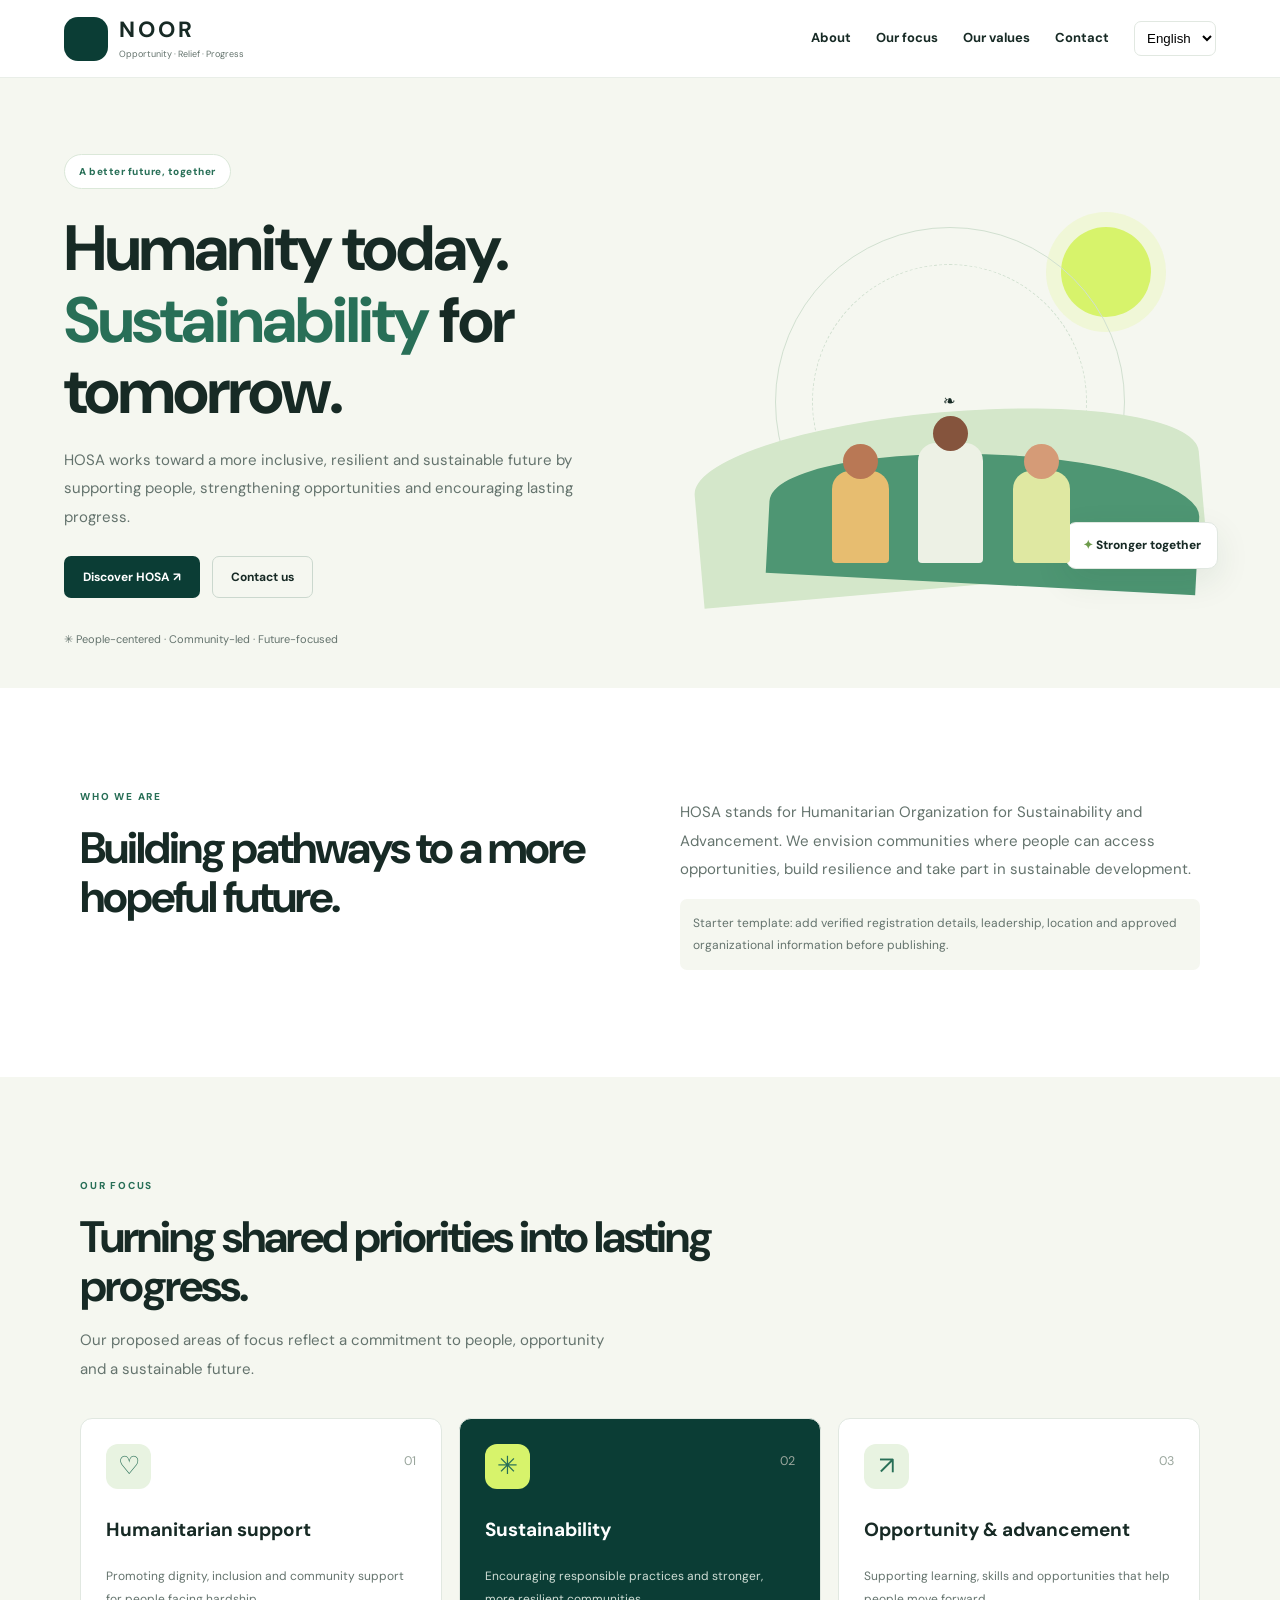
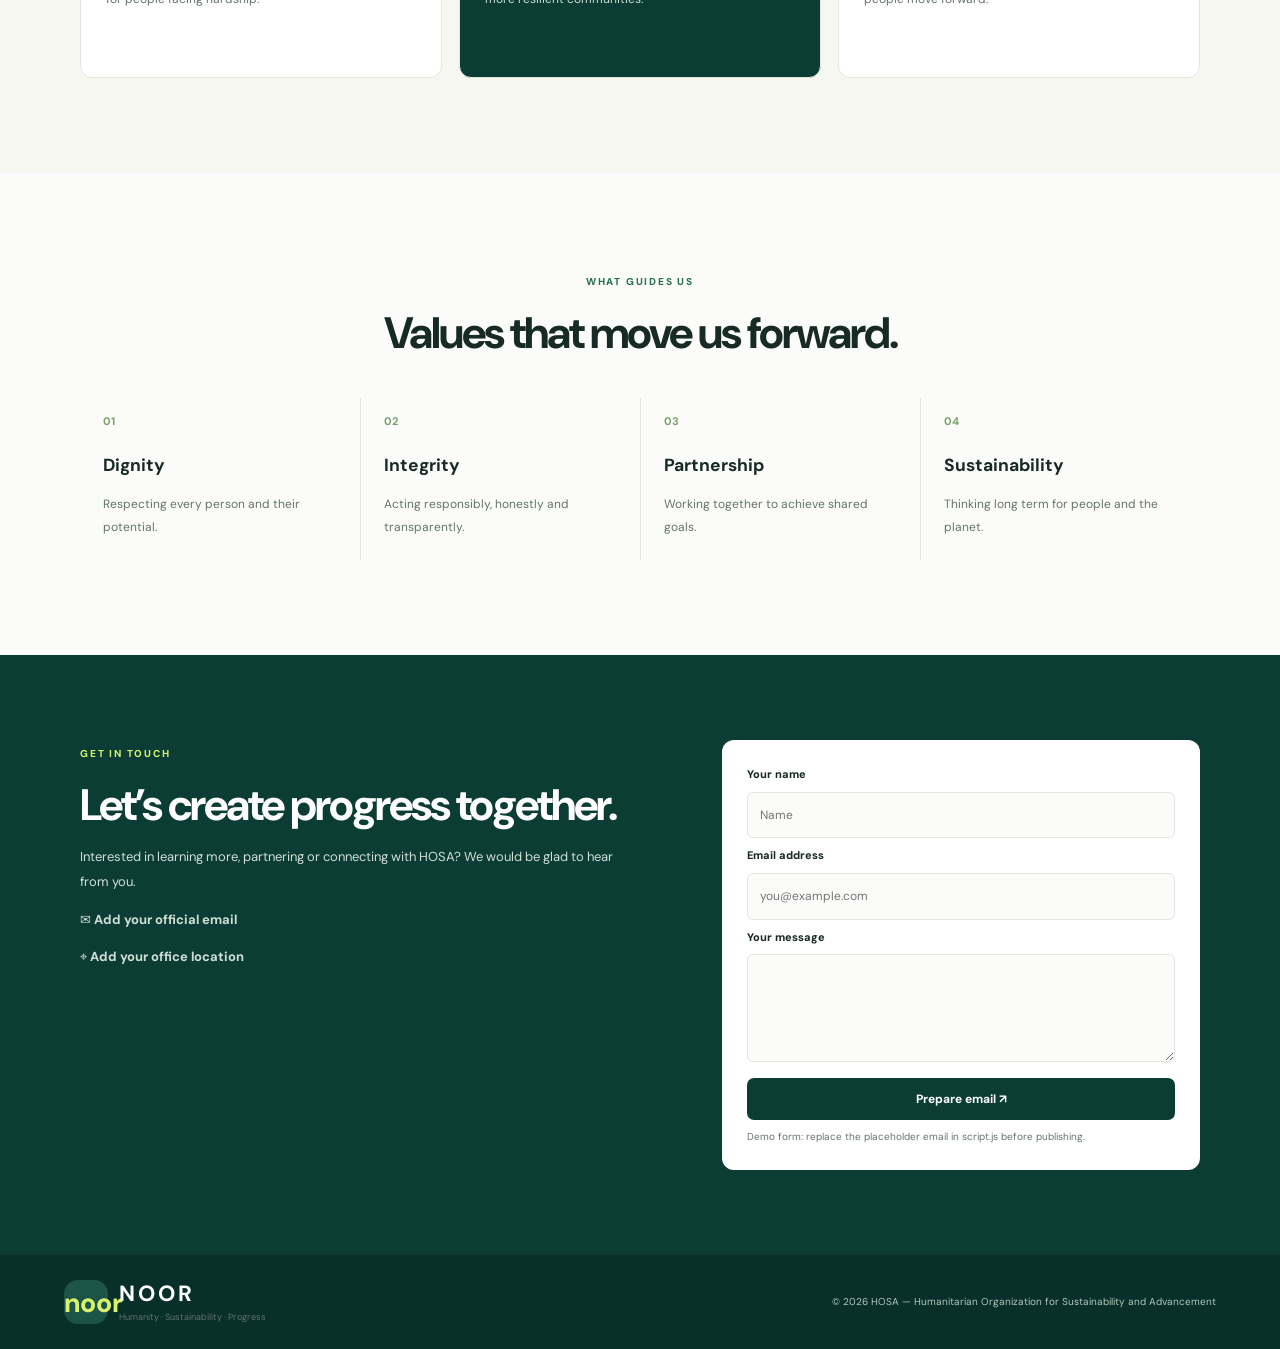
<file: index.html>
<!doctype html>
<html lang="en" dir="ltr">
<head>
<meta charset="utf-8"><meta name="viewport" content="width=device-width, initial-scale=1">
<meta name="description" content="NOOR — Nonprofit Organization for Opportunities and Relief">
<title>NOOR | Nonprofit Organization for Opportunities and Relief</title>
<link rel="stylesheet" href="styles.css"><script src="script.js" defer></script>
</head>
<body>
<header class="header"><a class="brand" href="#home"><span class="logo"></span><span><b>NOOR</b><small>Opportunity · Relief · Progress</small></span></a>
<button id="menuBtn" class="menu-btn" aria-label="Open menu">☰</button>
<nav id="nav"><a href="#about" data-en="About" data-ps="زموږ په اړه" data-fa="درباره ما">About</a><a href="#focus" data-en="Our focus" data-ps="زموږ لومړیتوبونه" data-fa="حوزه‌های کاری">Our focus</a><a href="#values" data-en="Our values" data-ps="زموږ ارزښتونه" data-fa="ارزش‌های ما">Our values</a><a href="#contact" data-en="Contact" data-ps="اړیکه" data-fa="تماس">Contact</a>
<select id="lang" aria-label="Language"><option value="en">English</option><option value="ps">پښتو</option><option value="fa">دری</option></select></nav></header>
<main>
<section class="hero" id="home"><div class="hero-copy"><span class="eyebrow" data-en="A better future, together" data-ps="یو ښه راتلونکی، په ګډه" data-fa="آینده‌ای بهتر، باهم">A better future, together</span>
<h1 data-en="Hope Through Humanity." data-ps="د انسانیت له لارې هیله." data-fa="امید از مسیر انسانیت.">Humanity today. <em>Sustainability</em> for tomorrow.</h1>
<p data-en="NOOR works toward a more inclusive, resilient and sustainable future by supporting people, strengthening opportunities and encouraging lasting progress." data-ps="HOSA د خلکو د ملاتړ، د فرصتونو د پیاوړتیا او دوامدار پرمختګ له لارې د یوه ټول‌شموله او پایدار راتلونکي لپاره کار کوي." data-fa="HOSA برای آینده‌ای فراگیر، تاب‌آور و پایدار از طریق حمایت از مردم و تقویت فرصت‌ها تلاش می‌کند.">HOSA works toward a more inclusive, resilient and sustainable future by supporting people, strengthening opportunities and encouraging lasting progress.</p>
<div class="actions"><a class="button primary" href="#about" data-en="Discover HOSA ↗" data-ps="HOSA وپېژنئ ↗" data-fa="آشنایی با HOSA ↗">Discover HOSA ↗</a><a class="button secondary" href="#contact" data-en="Contact us" data-ps="اړیکه ونیسئ" data-fa="تماس با ما">Contact us</a></div>
<div class="micro">✳ <span data-en="People-centered · Community-led · Future-focused" data-ps="د خلکو په محور · د ټولنې په مشرۍ · د راتلونکي لپاره" data-fa="مردم‌محور · جامعه‌محور · آینده‌نگر">People-centered · Community-led · Future-focused</span></div></div>
<div class="art" aria-label="Decorative illustration of people and nature"><div class="sun"></div><div class="ring ring1"></div><div class="ring ring2"></div><div class="hills"></div><div class="person p1"></div><div class="person p2"></div><div class="person p3"></div><div class="plant">❧</div><div class="float">✦ <span data-en="Stronger together" data-ps="په ګډه پیاوړي کېږو" data-fa="باهم نیرومندتر">Stronger together</span></div></div></section>
<section class="section intro" id="about"><div><label>WHO WE ARE</label><h2 data-en="Building pathways to a more hopeful future." data-ps="د یوه هیله‌من راتلونکي لپاره لارې جوړوو." data-fa="راه‌هایی به سوی آینده‌ای امیدوارکننده می‌سازیم.">Building pathways to a more hopeful future.</h2></div><div><p data-en="HOSA stands for Humanitarian Organization for Sustainability and Advancement. We envision communities where people can access opportunities, build resilience and take part in sustainable development." data-ps="HOSA د پایدارۍ او پرمختګ لپاره د بشردوستانه سازمان لنډ نوم دی. زموږ لید داسې ټولنې دي چې خلک پکې فرصتونو ته لاسرسی ولري او په پایدار پرمختګ کې برخه واخلي." data-fa="HOSA مخفف سازمان بشردوستانه برای پایداری و پیشرفت است. چشم‌انداز ما جوامعی است که مردم در آن به فرصت‌ها دسترسی داشته باشند و در توسعه پایدار سهم بگیرند.">HOSA stands for Humanitarian Organization for Sustainability and Advancement. We envision communities where people can access opportunities, build resilience and take part in sustainable development.</p><p class="notice" data-en="Starter template: add verified registration details, leadership, location and approved organizational information before publishing." data-ps="لومړنۍ نمونه: د رسمي خپرولو مخکې د مؤسسې تایید شوي ثبت، مشرتابه، ځای او معلومات ورزیات کړئ." data-fa="نسخه ابتدایی: پیش از نشر رسمی، معلومات تأییدشده ثبت، رهبری و موقعیت سازمان را اضافه کنید.">Starter template: add verified registration details, leadership, location and approved organizational information before publishing.</p></div></section>
<section class="section focus" id="focus"><div class="heading"><label>OUR FOCUS</label><h2 data-en="Turning shared priorities into lasting progress." data-ps="ګډ لومړیتوبونه په دوامدار پرمختګ بدلول." data-fa="تبدیل اولویت‌های مشترک به پیشرفت پایدار.">Turning shared priorities into lasting progress.</h2><p data-en="Our proposed areas of focus reflect a commitment to people, opportunity and a sustainable future." data-ps="زموږ کاري لومړیتوبونه د خلکو، فرصتونو او پایدار راتلونکي پر ژمنتیا ولاړ دي." data-fa="حوزه‌های کاری پیشنهادی ما نشان‌دهنده تعهد به مردم، فرصت‌ها و آینده پایدار است.">Our proposed areas of focus reflect a commitment to people, opportunity and a sustainable future.</p></div>
<div class="cards"><article><span class="ico">♡</span><small>01</small><h3 data-en="Humanitarian support" data-ps="بشردوستانه ملاتړ" data-fa="حمایت بشردوستانه">Humanitarian support</h3><p data-en="Promoting dignity, inclusion and community support for people facing hardship." data-ps="له ستونزو سره مخ خلکو ته د درناوي، ټول‌شمولیت او ټولنیز ملاتړ پیاوړتیا." data-fa="تقویت کرامت، فراگیری و حمایت اجتماعی از افراد نیازمند.">Promoting dignity, inclusion and community support for people facing hardship.</p></article>
<article class="featured"><span class="ico">✳</span><small>02</small><h3 data-en="Sustainability" data-ps="پایداري" data-fa="پایداری">Sustainability</h3><p data-en="Encouraging responsible practices and stronger, more resilient communities." data-ps="مسؤلانه کړنې او پیاوړې، مقاومې ټولنې هڅول." data-fa="تشویق روش‌های مسئولانه و جوامع نیرومند و تاب‌آور.">Encouraging responsible practices and stronger, more resilient communities.</p></article>
<article><span class="ico">↗</span><small>03</small><h3 data-en="Opportunity & Relief" data-ps="فرصتونه او پرمختګ" data-fa="فرصت و پیشرفت">Opportunity & advancement</h3><p data-en="Supporting learning, skills and opportunities that help people move forward." data-ps="زده‌کړې، مهارتونو او فرصتونو ته ملاتړ چې خلک مخته وړي." data-fa="حمایت از آموزش، مهارت‌ها و فرصت‌هایی که مردم را به پیش می‌برند.">Supporting learning, skills and opportunities that help people move forward.</p></article></div></section>
<section class="section values" id="values"><div class="heading center"><label>WHAT GUIDES US</label><h2 data-en="Values that move us forward." data-ps="هغه ارزښتونه چې موږ مخته وړي." data-fa="ارزش‌هایی که ما را پیش می‌برند.">Values that move us forward.</h2></div><div class="value-grid"><article><b>01</b><h3 data-en="Dignity" data-ps="انساني کرامت" data-fa="کرامت">Dignity</h3><p data-en="Respecting every person and their potential." data-ps="د هر انسان او وړتیاوو درناوی." data-fa="احترام به هر فرد و توانایی‌های او.">Respecting every person and their potential.</p></article><article><b>02</b><h3 data-en="Integrity" data-ps="رښتینولي" data-fa="صداقت">Integrity</h3><p data-en="Acting responsibly, honestly and transparently." data-ps="په مسؤلانه، صادقانه او روښانه ډول عمل کول." data-fa="عمل‌کردن مسئولانه، صادقانه و شفاف.">Acting responsibly, honestly and transparently.</p></article><article><b>03</b><h3 data-en="Partnership" data-ps="ملګرتیا" data-fa="همکاری">Partnership</h3><p data-en="Working together to achieve shared goals." data-ps="د ګډو موخو لپاره په ګډه کار کول." data-fa="کار مشترک برای رسیدن به اهداف مشترک.">Working together to achieve shared goals.</p></article><article><b>04</b><h3 data-en="Sustainability" data-ps="پایداري" data-fa="پایداری">Sustainability</h3><p data-en="Thinking long term for people and the planet." data-ps="د خلکو او چاپېریال لپاره اوږدمهاله فکر." data-fa="نگاه درازمدت برای مردم و محیط زیست.">Thinking long term for people and the planet.</p></article></div></section>
<section class="contact" id="contact"><div class="contact-copy"><label>GET IN TOUCH</label><h2 data-en="Let’s create progress together." data-ps="راځئ په ګډه پرمختګ رامنځته کړو." data-fa="بیایید باهم پیشرفت ایجاد کنیم.">Let’s create progress together.</h2><p data-en="Interested in learning more, partnering or connecting with HOSA? We would be glad to hear from you." data-ps="غواړئ HOSA وپېژنئ یا همکاري ورسره وکړئ؟ موږ به ستاسو له پیغام څخه خوښ شو." data-fa="می‌خواهید درباره HOSA بیشتر بدانید یا همکاری کنید؟ از شنیدن پیام شما خوشحال می‌شویم.">Interested in learning more, partnering or connecting with HOSA? We would be glad to hear from you.</p><p>✉ <b data-en="Add your official email" data-ps="خپل رسمي ایمیل ولیکئ" data-fa="ایمیل رسمی را اضافه کنید">Add your official email</b></p><p>⌖ <b data-en="Add your office location" data-ps="د دفتر ځای ولیکئ" data-fa="موقعیت دفتر را اضافه کنید">Add your office location</b></p></div>
<form id="contactForm"><label for="name" data-en="Your name" data-ps="ستاسو نوم" data-fa="نام شما">Your name</label><input id="name" required placeholder="Name"><label for="email" data-en="Email address" data-ps="برېښنالیک" data-fa="آدرس ایمیل">Email address</label><input id="email" type="email" required placeholder="you@example.com"><label for="message" data-en="Your message" data-ps="ستاسو پیغام" data-fa="پیام شما">Your message</label><textarea id="message" required rows="4"></textarea><button class="button primary" type="submit" data-en="Prepare email ↗" data-ps="ایمیل چمتو کړئ ↗" data-fa="آماده‌سازی ایمیل ↗">Prepare email ↗</button><small id="formNote">Demo form: replace the placeholder email in script.js before publishing.</small></form></section>
</main><footer><a class="brand" href="#home"><span class="logo">noor</span><span><b>NOOR</b><small>Humanity · Sustainability · Progress</small></span></a><p>© <span id="year"></span> HOSA — Humanitarian Organization for Sustainability and Advancement</p></footer>
</body></html>
</file>
<file: styles.css>
@import url('https://fonts.googleapis.com/css2?family=DM+Sans:wght@400;500;600;700;800&display=swap');
:root{--green:#0b3d35;--green2:#286f57;--lime:#d7f36b;--cream:#f5f7f0;--ink:#172a25;--muted:#64736d;--line:#e1e8e1}*{box-sizing:border-box}html{scroll-behavior:smooth}body{margin:0;color:var(--ink);font:15px/1.7 'DM Sans',Arial,sans-serif}a{color:inherit;text-decoration:none}.header{height:78px;display:flex;align-items:center;justify-content:space-between;padding:0 max(5%,calc((100% - 1180px)/2));border-bottom:1px solid #e9eee8;background:#fff;position:sticky;top:0;z-index:5}.brand{display:flex;align-items:center;gap:11px}.brand>span:last-child{display:flex;flex-direction:column;line-height:1.2}.brand b{font-size:22px;letter-spacing:3px}.brand small{font-size:9px;color:var(--muted);margin-top:5px}.logo{background:var(--green);color:var(--lime);width:44px;height:44px;border-radius:14px;display:grid;place-items:center;font-size:27px;font-weight:800}.header nav{display:flex;align-items:center;gap:25px;font-size:13px;font-weight:700}.header nav a:hover{color:var(--green2)}select{padding:8px;border:1px solid var(--line);border-radius:7px;background:white}.menu-btn{display:none;background:white;border:1px solid var(--line);border-radius:8px;padding:8px 12px;font-size:20px}.hero{background:var(--cream);padding:75px max(5%,calc((100% - 1180px)/2)) 38px;display:grid;grid-template-columns:1.05fr .95fr;align-items:center;gap:30px;min-height:610px;overflow:hidden}.eyebrow,label{font-size:10px;font-weight:800;letter-spacing:1.8px;color:var(--green2)}.eyebrow{display:inline-block;background:white;border:1px solid #dbe8d9;border-radius:30px;padding:8px 14px;letter-spacing:.5px}.hero h1,.section h2,.contact h2{font-size:clamp(38px,5vw,64px);line-height:1.12;letter-spacing:-2px;margin:24px 0 18px}.hero h1 em{font-style:normal;color:var(--green2)}.hero p,.section p,.contact p{color:var(--muted);line-height:1.9}.hero-copy>p{max-width:540px}.actions{display:flex;gap:12px;flex-wrap:wrap;margin-top:25px}.button{display:inline-flex;align-items:center;justify-content:center;border:1px solid transparent;border-radius:7px;padding:12px 18px;font:700 12px 'DM Sans',sans-serif;cursor:pointer}.primary{background:var(--green);color:white}.secondary{border-color:#cbd8ce}.micro{margin-top:32px;color:var(--muted);font-size:11px}.art{height:410px;position:relative;display:grid;place-items:center}.ring{position:absolute;border:1px solid #d1e0d0;border-radius:50%;width:350px;height:350px}.ring2{width:275px;height:275px;border-style:dashed}.sun{position:absolute;width:90px;height:90px;background:var(--lime);border-radius:50%;top:30px;right:65px;box-shadow:0 0 0 15px #d7f36b30}.hills{position:absolute;bottom:20px;width:95%;height:175px;background:#d4e7ca;border-radius:50% 50% 0 0/35% 35% 0 0;transform:rotate(-5deg)}.hills:after{content:"";position:absolute;bottom:0;left:14%;width:85%;height:130px;background:#4e9673;border-radius:55% 45% 0 0/45% 40% 0 0;transform:rotate(8deg)}.person{position:absolute;z-index:2;bottom:44px;width:57px;height:92px;border-radius:18px 18px 4px 4px;background:#e6bd70}.person:before{content:"";position:absolute;width:35px;height:35px;left:11px;top:-27px;border-radius:50%;background:#b97855}.p1{left:28%;background:#e7bd70}.p2{left:44%;height:120px;width:65px;background:#edf1e5}.p2:before{left:15px;background:#85543d}.p3{left:62%;background:#dfe8a2}.p3:before{background:#d59b77}.float{position:absolute;bottom:38px;right:-2px;background:#fff;border:1px solid var(--line);border-radius:10px;padding:12px 16px;box-shadow:0 12px 35px #123d2817;font-size:12px;font-weight:800}.float:first-letter{color:#6d9b4b}.section{padding:95px max(5%,calc((100% - 1120px)/2))}.intro{display:grid;grid-template-columns:1fr 1fr;gap:80px}.section h2,.contact h2{font-size:clamp(32px,3.5vw,44px);margin:15px 0}.notice{font-size:12px!important;background:#f5f7f0;padding:13px;border-radius:7px}.focus{background:#f5f7f0}.heading{max-width:650px;margin-bottom:35px}.heading p{max-width:550px}.cards{display:grid;grid-template-columns:repeat(3,1fr);gap:17px}.cards article{position:relative;padding:25px;background:white;border:1px solid var(--line);border-radius:12px;min-height:260px}.cards article.featured{background:var(--green);color:white}.ico{display:grid;place-items:center;width:45px;height:45px;border-radius:12px;background:#e8f3e1;color:var(--green2);font-size:25px}.featured .ico{background:var(--lime)}.cards small{position:absolute;right:25px;top:32px;color:#9aa69d}.cards h3{margin-top:25px;font-size:19px}.cards p,.value-grid p{font-size:12px;color:var(--muted)}.featured p{color:#d0ded6}.values{background:#fbfcf9}.center{text-align:center;margin-inline:auto}.value-grid{display:grid;grid-template-columns:repeat(4,1fr);margin-top:40px}.value-grid article{padding:10px 23px;border-left:1px solid var(--line)}.value-grid article:first-child{border:0}.value-grid b{color:#77a16b;font-size:11px}.value-grid h3{margin-bottom:5px}.contact{background:var(--green);color:white;padding:85px max(5%,calc((100% - 1120px)/2));display:grid;grid-template-columns:1fr .85fr;gap:80px}.contact label{color:var(--lime)}.contact p{color:#d0ded6;font-size:13px}.contact form{background:white;color:var(--ink);border-radius:12px;padding:25px;display:flex;flex-direction:column;gap:8px}.contact form label{color:var(--ink);letter-spacing:0;font-size:11px}.contact input,.contact textarea{padding:12px;border:1px solid var(--line);border-radius:6px;font:inherit;font-size:12px;background:#fbfcfa}.contact form .button{margin-top:8px}.contact form small{font-size:10px;color:var(--muted)}footer{background:#082f29;color:white;padding:25px 5%;display:flex;align-items:center;justify-content:space-between;gap:20px}footer .logo{background:#1c5548}footer p{font-size:10px;color:#b4c7bd} [dir=rtl] body{text-align:right}[dir=rtl] .header,[dir=rtl] .header nav,[dir=rtl] .actions{direction:rtl}[dir=rtl] .sun{right:auto;left:65px}[dir=rtl] .float{right:auto;left:0}[dir=rtl] .p1{left:auto;right:28%}[dir=rtl] .p2{left:auto;right:44%}[dir=rtl] .p3{left:auto;right:62%}
@media(max-width:760px){.header{height:70px;padding:0 18px}.menu-btn{display:block}.header nav{display:none;position:absolute;top:69px;left:0;right:0;background:white;padding:20px;flex-direction:column;align-items:stretch;gap:16px;border-bottom:1px solid var(--line)}.header nav.open{display:flex}.hero{padding:48px 22px 25px;grid-template-columns:1fr}.hero h1{font-size:43px}.art{height:320px}.ring{width:280px;height:280px}.ring2{width:220px;height:220px}.intro{grid-template-columns:1fr;gap:20px}.section{padding:65px 22px}.cards{grid-template-columns:1fr}.cards article{min-height:220px}.value-grid{grid-template-columns:1fr 1fr;row-gap:20px}.value-grid article:nth-child(3){border:0}.value-grid article{padding:10px 15px}.contact{padding:60px 22px;grid-template-columns:1fr;gap:25px}footer{align-items:flex-start;flex-direction:column;padding:25px 22px}}
</file>
